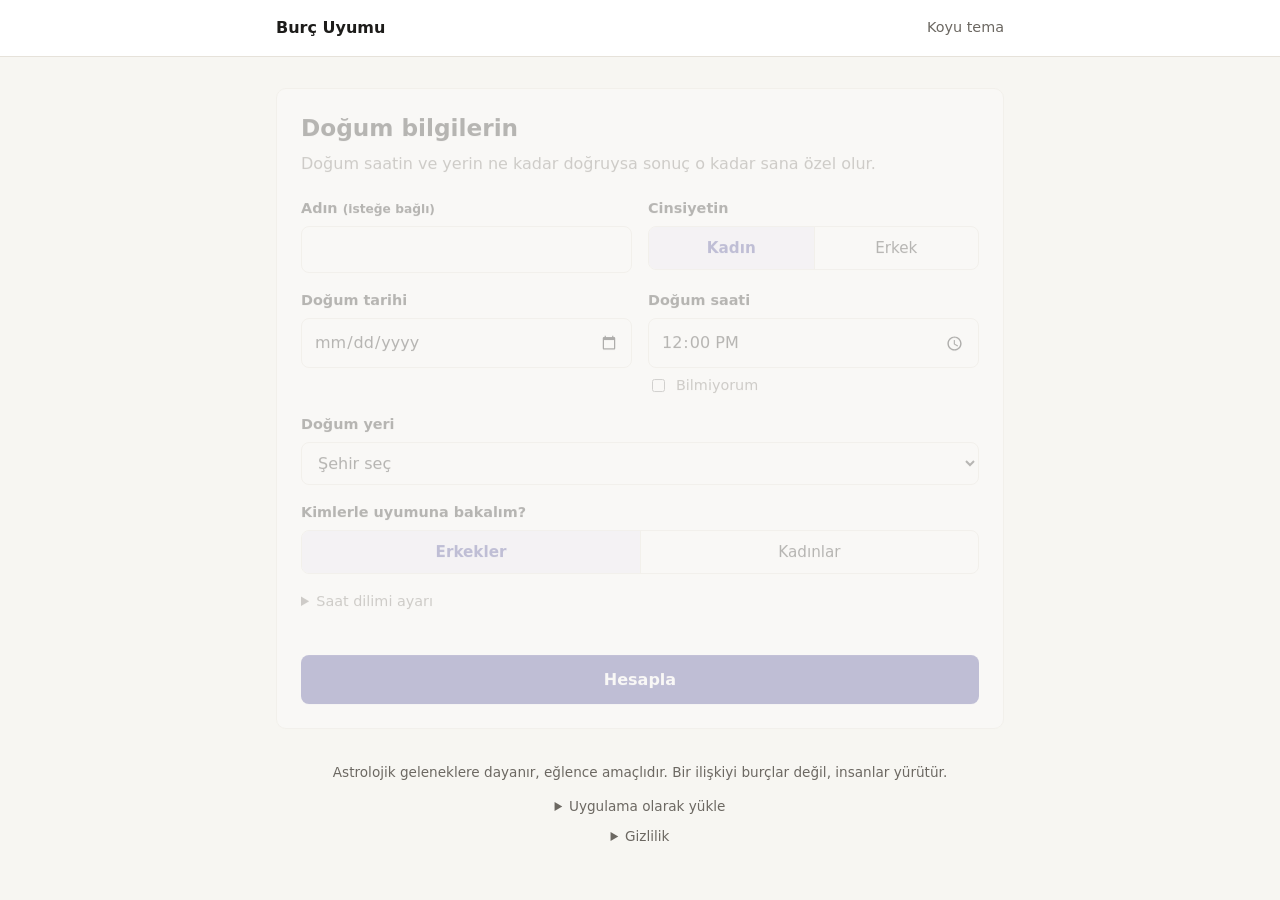
<file: index.html>
<!DOCTYPE html>
<html lang="tr">
<head>
  <meta charset="UTF-8">
  <meta name="viewport" content="width=device-width, initial-scale=1.0">
  <title>Burç Uyumu</title>
  <meta http-equiv="refresh" content="0; url=BUR%C3%87LAR/">
  <link rel="canonical" href="BUR%C3%87LAR/">
  <meta name="description" content="Doğum bilgilerine göre sana en uygun burçları sıralar ve aranızdaki uyumu açıklar.">
  <meta property="og:title" content="Burç Uyumu">
  <meta property="og:description" content="Doğum bilgilerini gir, sana en uygun burçları ve uyumunu gör.">
  <meta property="og:image" content="https://yusufaydede142.github.io/yusufaydede142/BUR%C3%87LAR/icons/og.png">
  <meta name="twitter:card" content="summary_large_image">
</head>
<body>
  <p><a href="BUR%C3%87LAR/">Burç Uyumu uygulamasını aç</a></p>
</body>
</html>
</file>
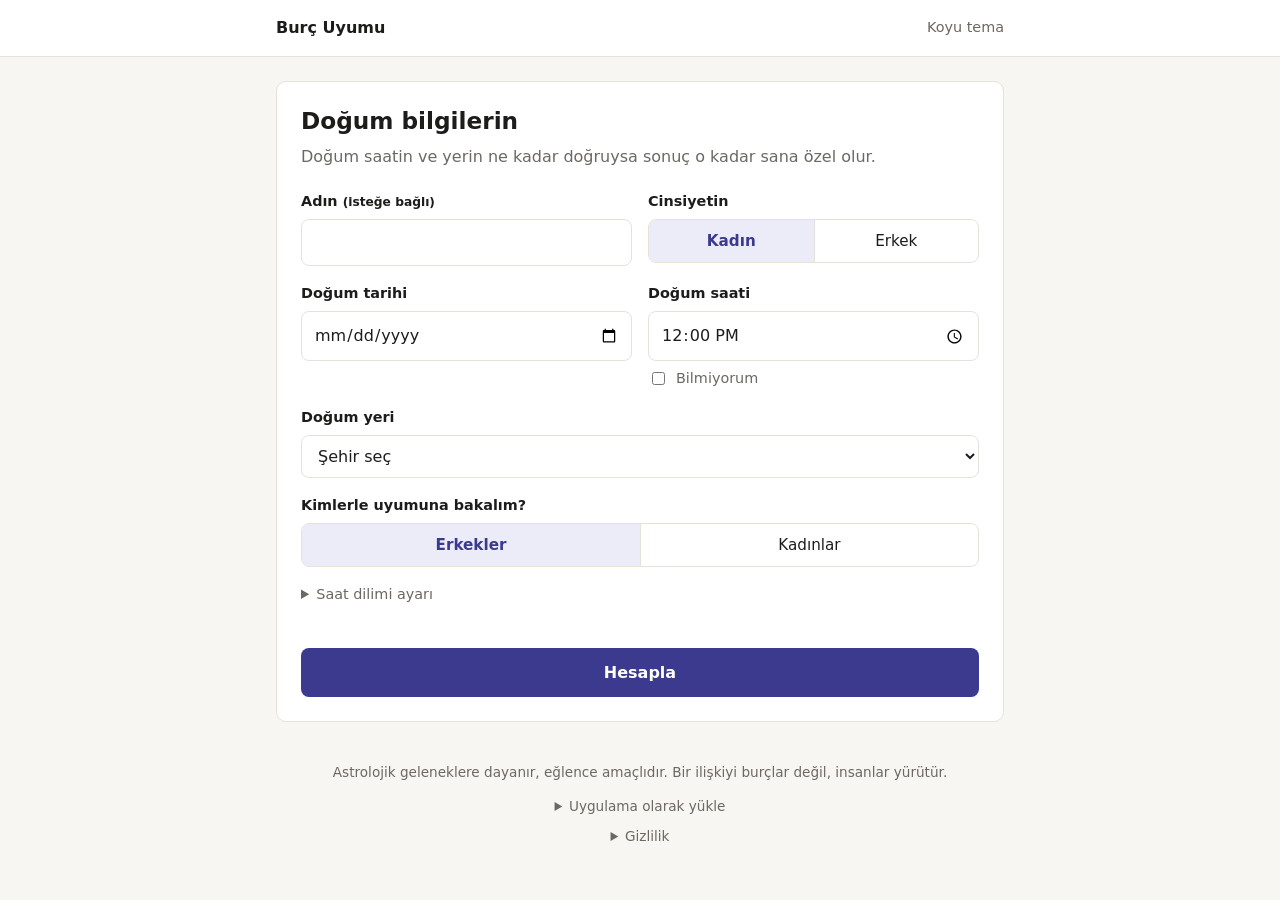
<file: BURÇLAR/index.html>
<!DOCTYPE html>
<html lang="tr">
<head>
  <meta charset="UTF-8">
  <meta name="viewport" content="width=device-width, initial-scale=1.0">
  <title>Burç Uyumu</title>
  <meta name="description" content="Doğum bilgilerine göre sana en uygun burçları sıralar ve aranızdaki uyumu açıklar.">
  <meta property="og:type" content="website">
  <meta property="og:locale" content="tr_TR">
  <meta property="og:site_name" content="Burç Uyumu">
  <meta property="og:title" content="Benimle burç uyumuna bak">
  <meta property="og:description" content="Doğum bilgilerini gir, ikimizin uyumunu hemen gör.">
  <meta property="og:image" content="https://yusufaydede142.github.io/yusufaydede142/BUR%C3%87LAR/icons/og.png">
  <meta property="og:image:width" content="1200">
  <meta property="og:image:height" content="630">
  <meta property="og:url" content="https://yusufaydede142.github.io/yusufaydede142/BUR%C3%87LAR/">
  <meta name="twitter:card" content="summary_large_image">
  <link rel="stylesheet" href="css/style.css">
  <link rel="manifest" href="manifest.webmanifest">
  <link rel="icon" href="icons/icon.svg" type="image/svg+xml">
  <link rel="apple-touch-icon" href="icons/icon-192.png">
  <meta name="theme-color" content="#3b3a8f">
  <meta name="apple-mobile-web-app-capable" content="yes">
  <meta name="apple-mobile-web-app-title" content="Burç Uyumu">
  <script>
    try { var t = localStorage.getItem('burc-uyum-tema'); if (t) document.documentElement.setAttribute('data-theme', t); } catch (e) {}
  </script>
</head>
<body>
  <header class="topbar">
    <div class="wrap topbar-inner">
      <a class="brand" href="./">Burç Uyumu</a>
      <div class="top-actions">
        <button class="link-btn hidden" type="button" id="installBtn">Yükle</button>
        <button class="link-btn" type="button" id="themeToggle">Koyu tema</button>
      </div>
    </div>
  </header>

  <main class="wrap">
    <section class="panel" id="formCard">
      <p class="note hidden" id="inviteNote"></p>
      <h1>Doğum bilgilerin</h1>
      <p class="muted">Doğum saatin ve yerin ne kadar doğruysa sonuç o kadar sana özel olur.</p>

      <form id="birthForm" novalidate>
        <div class="grid">
          <label class="field">
            <span>Adın <small>(isteğe bağlı)</small></span>
            <input type="text" id="name" maxlength="40" autocomplete="given-name">
          </label>

          <div class="field">
            <span>Cinsiyetin</span>
            <div class="segmented" role="radiogroup">
              <label><input type="radio" name="gender" value="kadin" checked><span>Kadın</span></label>
              <label><input type="radio" name="gender" value="erkek"><span>Erkek</span></label>
            </div>
          </div>

          <label class="field">
            <span>Doğum tarihi</span>
            <input type="date" id="birthDate" min="1900-01-01" required>
          </label>

          <div class="field">
            <span>Doğum saati</span>
            <input type="time" id="birthTime" value="12:00">
            <label class="check"><input type="checkbox" id="timeUnknown"> Bilmiyorum</label>
          </div>

          <label class="field full">
            <span>Doğum yeri</span>
            <select id="birthPlace" required></select>
          </label>

          <div class="field full hidden" id="customPlace">
            <div class="grid three">
              <label class="field"><span>Enlem</span><input type="number" id="customLat" step="0.01" min="-90" max="90" placeholder="41.01"></label>
              <label class="field"><span>Boylam</span><input type="number" id="customLon" step="0.01" min="-180" max="180" placeholder="28.98"></label>
              <label class="field"><span>UTC farkı</span><input type="number" id="customTz" step="0.5" min="-12" max="14" placeholder="3"></label>
            </div>
            <small class="muted">UTC farkına doğduğun tarihte yaz saati uygulanıyorsa onu da ekle. Örneğin yazın Berlin için 2, kışın 1.</small>
          </div>

          <div class="field full">
            <span>Kimlerle uyumuna bakalım?</span>
            <div class="segmented" role="radiogroup">
              <label><input type="radio" name="partner" value="erkek" checked><span>Erkekler</span></label>
              <label><input type="radio" name="partner" value="kadin"><span>Kadınlar</span></label>
            </div>
          </div>

          <details class="field full advanced">
            <summary>Saat dilimi ayarı</summary>
            <label class="field">
              <select id="manualOffset"></select>
              <small class="muted">Genelde dokunmana gerek yok. Türkiye için eski yaz/kış saati uygulaması otomatik hesaplanır.</small>
            </label>
          </details>
        </div>

        <p class="error" id="formError" role="alert"></p>
        <button type="submit" class="btn">Hesapla</button>
        <button type="button" class="btn quiet hidden cancel" id="cancelEdit">Vazgeç, sonuçlara dön</button>
      </form>
    </section>

    <section id="results" class="hidden" aria-live="polite"></section>

    <footer class="footnote">
      <p>Astrolojik geleneklere dayanır, eğlence amaçlıdır. Bir ilişkiyi burçlar değil, insanlar yürütür.</p>
      <details class="foot-more">
        <summary>Uygulama olarak yükle</summary>
        <p>Android'de Chrome menüsünden “Ana ekrana ekle”yi, iPhone'da Safari'de Paylaş düğmesinden “Ana Ekrana Ekle”yi seç. Bir kez açtıktan sonra internetsiz de çalışır.</p>
      </details>
      <details class="foot-more">
        <summary>Gizlilik</summary>
        <p>Girdiğin bilgiler hiçbir sunucuya gönderilmez; sadece bu cihazda saklanır.</p>
        <button class="btn quiet" type="button" id="wipeBtn">Bu cihazdaki bilgilerimi sil</button>
      </details>
    </footer>
  </main>

  <div class="toast" id="toast" role="status" aria-live="polite"></div>

  <script src="js/data.js"></script>
  <script src="js/cities.js"></script>
  <script src="js/astro.js"></script>
  <script src="js/compat.js"></script>
  <script src="js/horoscope.js"></script>
  <script src="js/celebs.js"></script>
  <script src="js/app.js"></script>
  <script>
    if ('serviceWorker' in navigator && location.protocol === 'https:') {
      navigator.serviceWorker.register('sw.js').catch(function () {});
    }
  </script>
</body>
</html>
</file>
<file: BURÇLAR/css/style.css>
:root {
  --bg: #f7f6f2;
  --surface: #ffffff;
  --text: #1d1c1a;
  --muted: #6c6862;
  --line: #e6e2da;
  --accent: #3b3a8f;
  --accent-soft: #ecebf8;
  --warn: #9a4a2c;
  --radius: 10px;
  color-scheme: light;
}

@media (prefers-color-scheme: dark) {
  :root:not([data-theme="light"]) {
    --bg: #131313;
    --surface: #1b1b1b;
    --text: #ecebe8;
    --muted: #9b978f;
    --line: #2d2c2a;
    --accent: #a9a6ff;
    --accent-soft: #23223a;
    --warn: #e39a7c;
    color-scheme: dark;
  }
}
:root[data-theme="dark"] {
  --bg: #131313;
  --surface: #1b1b1b;
  --text: #ecebe8;
  --muted: #9b978f;
  --line: #2d2c2a;
  --accent: #a9a6ff;
  --accent-soft: #23223a;
  --warn: #e39a7c;
  color-scheme: dark;
}

* { box-sizing: border-box; }
html { -webkit-text-size-adjust: 100%; }

body {
  margin: 0;
  background: var(--bg);
  color: var(--text);
  font: 16px/1.6 system-ui, -apple-system, "Segoe UI", Roboto, "Helvetica Neue", Arial, sans-serif;
}

.wrap { max-width: 760px; margin: 0 auto; padding: 0 16px; }
.hidden { display: none !important; }
.muted { color: var(--muted); }
small { font-size: .85em; }

h1, h2, h3 { line-height: 1.3; margin: 0 0 8px; font-weight: 650; }
h1 { font-size: 1.45rem; }
h2 { font-size: 1.25rem; }
h3 { font-size: 1rem; margin-top: 24px; }
p { margin: 0 0 12px; }

/* Üst çubuk */
.topbar { border-bottom: 1px solid var(--line); background: var(--surface); }
.topbar-inner { display: flex; align-items: center; justify-content: space-between; height: 56px; }
.brand { font-weight: 700; color: var(--text); text-decoration: none; }
.link-btn { background: none; border: 0; color: var(--muted); font: inherit; font-size: .9rem; cursor: pointer; padding: 8px 0; }
.link-btn:hover { color: var(--text); }

.panel {
  background: var(--surface); border: 1px solid var(--line); border-radius: var(--radius);
  padding: 24px; margin: 24px 0;
}

/* Form */
.grid { display: grid; grid-template-columns: repeat(2, minmax(0, 1fr)); gap: 16px; margin-top: 20px; }
.grid.three { grid-template-columns: repeat(3, minmax(0, 1fr)); margin-top: 0; }
.full { grid-column: 1 / -1; }
.field { display: flex; flex-direction: column; gap: 6px; }
.field > span { font-size: .9rem; font-weight: 600; }
input[type="text"], input[type="date"], input[type="time"], input[type="number"], input[type="search"], select {
  width: 100%; padding: 10px 12px; border: 1px solid var(--line); border-radius: 8px;
  background: var(--surface); color: var(--text); font: inherit;
}
input:focus-visible, select:focus-visible, button:focus-visible, summary:focus-visible { outline: 2px solid var(--accent); outline-offset: 2px; }
input:disabled { opacity: .5; }
.check { display: flex; align-items: center; gap: 8px; font-size: .9rem; color: var(--muted); cursor: pointer; }

.segmented { display: flex; border: 1px solid var(--line); border-radius: 8px; overflow: hidden; }
.segmented label { flex: 1; cursor: pointer; }
.segmented input { position: absolute; opacity: 0; pointer-events: none; }
.segmented span { display: block; text-align: center; padding: 9px 10px; font-size: .95rem; }
.segmented label + label span { border-left: 1px solid var(--line); }
.segmented input:checked + span { background: var(--accent-soft); color: var(--accent); font-weight: 600; }
.segmented input:focus-visible + span { outline: 2px solid var(--accent); outline-offset: -2px; }

.advanced summary { cursor: pointer; color: var(--muted); font-size: .9rem; }
.advanced[open] summary { margin-bottom: 8px; }

.btn {
  display: inline-block; border: 0; border-radius: 8px; padding: 12px 20px; cursor: pointer;
  background: var(--accent); color: var(--surface); font: inherit; font-weight: 600;
}
.btn:hover { opacity: .9; }
form .btn { width: 100%; margin-top: 8px; }
.btn.quiet { background: none; color: var(--accent); border: 1px solid var(--line); padding: 8px 14px; font-size: .9rem; }
.error { color: var(--warn); min-height: 1.4em; margin: 12px 0 0; font-size: .95rem; }

/* Sonuç başlığı */
.summary { margin: 32px 0 8px; }
.summary h1 { font-size: 1.6rem; margin-bottom: 4px; }
.summary .glyph { color: var(--accent); margin-right: 6px; }
.note { border-left: 3px solid var(--accent); padding: 4px 0 4px 12px; margin: 12px 0; font-size: .92rem; color: var(--muted); }

/* Sekmeler */
.tabs { display: flex; gap: 4px; border-bottom: 1px solid var(--line); margin: 24px 0 0; overflow-x: auto; scrollbar-width: none; }
.tabs::-webkit-scrollbar { display: none; }
.tab {
  background: none; border: 0; border-bottom: 2px solid transparent; padding: 10px 12px; margin-bottom: -1px;
  font: inherit; font-size: .95rem; color: var(--muted); cursor: pointer; white-space: nowrap;
}
.tab[aria-selected="true"] { color: var(--text); border-bottom-color: var(--accent); font-weight: 600; }
.tab-panel { padding-top: 8px; }
.tab-panel > .panel:first-child { margin-top: 16px; }
.inline-seg { max-width: 320px; margin: 16px 0; }

/* Liste */
.list { border: 1px solid var(--line); border-radius: var(--radius); background: var(--surface); overflow: hidden; }
.row { border-top: 1px solid var(--line); }
.row:first-child { border-top: 0; }
.row > summary, .row-line {
  display: grid; grid-template-columns: 28px 1fr auto; gap: 12px; align-items: center; padding: 14px 16px;
}
.row > summary { list-style: none; cursor: pointer; }
.row-line { border-top: 1px solid var(--line); }
.row-line:first-child { border-top: 0; }
.row > summary::-webkit-details-marker { display: none; }
.row > summary:hover { background: var(--accent-soft); }
.row-glyph { font-size: 1.3rem; color: var(--accent); text-align: center; }
.row-title { font-weight: 600; }
.row-sub { display: block; font-size: .85rem; color: var(--muted); }
.row-score { text-align: right; white-space: nowrap; font-size: .9rem; color: var(--muted); }
.row[open] > summary { background: var(--accent-soft); }
.row .detail { padding: 4px 16px 20px; }

/* Çubuklar */
.meters { display: grid; grid-template-columns: repeat(2, minmax(0, 1fr)); gap: 10px 24px; margin: 12px 0; }
.meter { font-size: .9rem; }
.meter-head { display: flex; justify-content: space-between; }
.meter-head b { font-weight: 600; }
.track { height: 6px; background: var(--line); border-radius: 3px; overflow: hidden; margin-top: 4px; }
.track > i { display: block; height: 100%; background: var(--accent); }

/* Metin listeleri */
.plain { list-style: none; padding: 0; margin: 0; }
.plain li { padding: 8px 0; border-top: 1px solid var(--line); }
.plain li:first-child { border-top: 0; }
.pm li { padding-left: 20px; position: relative; }
.pm li::before { position: absolute; left: 0; font-weight: 700; }
.pm .plus::before { content: "+"; color: var(--muted); }
.pm .minus::before { content: "–"; color: var(--muted); }
.two { display: grid; grid-template-columns: 1fr 1fr; gap: 24px; }
.tags { color: var(--muted); font-size: .9rem; }

/* Harita tablosu */
.table { width: 100%; border-collapse: collapse; font-size: .95rem; }
.table th, .table td { text-align: left; padding: 10px 8px; border-top: 1px solid var(--line); vertical-align: top; }
.table th { font-weight: 600; white-space: nowrap; }
.table thead th { border-top: 0; color: var(--muted); font-weight: 500; font-size: .85rem; }
.table td small { display: block; color: var(--muted); }

.share { display: flex; gap: 8px; flex-wrap: wrap; align-items: center; margin-top: 20px; }

.big-score { font-size: 2.2rem; font-weight: 700; color: var(--accent); line-height: 1; }
.pair-head { display: flex; align-items: center; justify-content: space-between; gap: 16px; margin-bottom: 12px; }
.pair-score { text-align: right; }

.small-note { color: var(--muted); font-size: .88rem; margin-top: 12px; }
.day-words { margin-top: 16px; }
.tags { margin-top: 16px; }
.plain li .row-sub { display: inline; margin-left: 8px; }
.empty { color: var(--muted); padding: 16px; margin: 0; }

/* Katlanır alanlar */
.more { margin-top: 20px; border-top: 1px solid var(--line); padding-top: 12px; }
.more > summary { cursor: pointer; font-weight: 600; padding: 4px 0; }
.more[open] > summary { margin-bottom: 12px; }
.celeb-search { margin-bottom: 12px; }
#celebMore { margin-top: 12px; }

.footnote { color: var(--muted); font-size: .85rem; text-align: center; margin: 40px 0; }

@media (max-width: 640px) {
  .panel { padding: 18px; }
  .grid, .two, .meters { grid-template-columns: 1fr; }
  .grid.three { grid-template-columns: 1fr 1fr; }
  .row > summary, .row-line { grid-template-columns: 24px 1fr auto; gap: 10px; padding: 12px; }
  .row .detail { padding: 4px 12px 16px; }
  .table { font-size: .88rem; }
}

@media print {
  .topbar, #formCard, .tabs, .share, .inline-seg, .celeb-search, #celebMore { display: none !important; }
  .tab-panel { display: block !important; }
  body { background: #fff; }
}

/* Doğum haritası çizimi */
.wheel { margin: 8px auto 16px; max-width: 360px; }
.wheel svg { width: 100%; height: auto; display: block; color: var(--text); }
.w-line { fill: none; stroke: var(--line); stroke-width: 1; }
.w-sign { fill: var(--muted); font-size: 15px; text-anchor: middle; dominant-baseline: central; }
.w-planet { fill: var(--accent); font-size: 18px; text-anchor: middle; dominant-baseline: central; }
.w-tick { stroke: var(--accent); stroke-width: 1.5; }
.w-axis { stroke: var(--text); stroke-width: 1.2; }
.w-label { fill: var(--text); font-size: 11px; font-weight: 600; }
.w-asp { stroke: var(--accent); stroke-width: 1; opacity: .55; }
.w-asp.hard { stroke: var(--muted); stroke-dasharray: 4 3; }
.wheel figcaption { text-align: center; }

/* Davet ve çevre */
.invite .share { margin-top: 4px; }
.invite .btn { padding: 9px 14px; font-size: .92rem; }
h3.or { margin-top: 28px; padding-top: 20px; border-top: 1px solid var(--line); }
button.row-btn { width: 100%; background: none; border: 0; border-top: 1px solid var(--line); font: inherit; color: inherit; text-align: left; cursor: pointer; }
button.row-btn:first-child { border-top: 0; }
button.row-btn:hover { background: var(--accent-soft); }
.circle-toggle { display: block; margin-left: auto; color: var(--accent); }
.streak { margin: 0 0 8px; }
#inviteNote:not(.hidden) { margin: 0 0 16px; color: var(--text); }

.table th, .table td { overflow-wrap: anywhere; }
.more .table { table-layout: fixed; }
.table thead th { white-space: normal; }

/* ---------- Üst çubuk ---------- */
.top-actions { display: flex; gap: 16px; }
.topbar { position: sticky; top: 0; z-index: 20; }

/* ---------- Bugün kısayolu ---------- */
.today {
  display: flex; align-items: center; gap: 10px; width: 100%; margin: 12px 0 12px; padding: 12px 14px;
  background: var(--accent-soft); border: 0; border-radius: var(--radius); color: var(--text); font: inherit; text-align: left; cursor: pointer;
}
.today-label { font-size: .8rem; font-weight: 700; color: var(--accent); text-transform: uppercase; letter-spacing: .04em; }
.today-go { margin-left: auto; color: var(--accent); font-size: 1.3rem; line-height: 1; }

/* ---------- Sekme simgeleri (yalnız telefonda görünür) ---------- */
.tab-ico { display: none; }

/* ---------- Bildirim ---------- */
.toast {
  position: fixed; left: 50%; bottom: 24px; z-index: 50; max-width: calc(100% - 32px);
  transform: translate(-50%, 20px); opacity: 0; pointer-events: none;
  background: var(--text); color: var(--bg); padding: 10px 16px; border-radius: 8px; font-size: .92rem;
  transition: opacity .2s, transform .25s;
}
.toast.show { opacity: 1; transform: translate(-50%, 0); }

/* ---------- Alt bilgi ---------- */
.footnote p { margin: 0 0 12px; }
.foot-more { margin: 8px auto 0; max-width: 520px; text-align: left; }
.foot-more summary { cursor: pointer; text-align: center; }
.foot-more[open] summary { margin-bottom: 8px; }
.foot-more .btn { display: block; margin: 0 auto; }

/* ---------- Geçişler ve animasyonlar ---------- */
body, .panel, .topbar, .list, input, select, .segmented span { transition: background-color .25s, color .25s, border-color .25s; }
.btn, .tab, .row > summary, button.row-btn { transition: background-color .15s, color .15s, opacity .15s, transform .1s; }
.btn:active, .today:active, button.row-btn:active { transform: scale(.98); }

@keyframes fadeUp { from { opacity: 0; transform: translateY(10px); } to { opacity: 1; transform: none; } }
@keyframes fadeIn { from { opacity: 0; } to { opacity: 1; } }
@keyframes slideFromRight { from { opacity: 0; transform: translateX(24px); } to { opacity: 1; transform: none; } }
@keyframes slideFromLeft { from { opacity: 0; transform: translateX(-24px); } to { opacity: 1; transform: none; } }
@keyframes pop { from { opacity: 0; transform: scale(.97); } to { opacity: 1; transform: none; } }
@keyframes draw { from { stroke-dashoffset: var(--len, 1000); } to { stroke-dashoffset: 0; } }

#results.reveal .summary { animation: fadeUp .4s ease-out both; }
#formCard:not(.hidden) { animation: fadeUp .35s ease-out both; }
.tab-panel.enter-right { animation: slideFromRight .28s ease-out both; }
.tab-panel.enter-left { animation: slideFromLeft .28s ease-out both; }
.stagger > * { animation: fadeUp .3s ease-out both; animation-delay: calc(var(--i, 0) * 25ms); }
.row[open] > .detail, .more[open] > :not(summary), .foot-more[open] > :not(summary) { animation: fadeUp .25s ease-out both; }
#horoContent.fade, #synResult .pop { animation: pop .3s ease-out both; }
.wheel .draw .w-line { stroke-dasharray: 1000; animation: draw .8s ease-out both; }
.wheel .draw text, .wheel .draw .w-asp, .wheel .draw .w-tick, .wheel .draw .w-axis { animation: fadeIn .4s .3s ease-out both; }

/* ---------- Telefonda alt sekme çubuğu ---------- */
@media (max-width: 640px) {
  .tabs {
    position: fixed; left: 0; right: 0; bottom: 0; z-index: 30; margin: 0; gap: 0;
    background: var(--surface); border-top: 1px solid var(--line); border-bottom: 0;
    padding: 4px 4px calc(4px + env(safe-area-inset-bottom)); overflow: visible;
  }
  .tab {
    flex: 1; display: flex; flex-direction: column; align-items: center; gap: 2px;
    border-bottom: 0; margin: 0; padding: 6px 2px; font-size: .72rem;
  }
  .tab-ico { display: block; line-height: 0; }
  .tab[aria-selected="true"] { color: var(--accent); }
  body:has(#results:not(.hidden)) { padding-bottom: 76px; }
  .toast { bottom: 88px; }
  .topbar { position: static; }
  html { scroll-padding-bottom: 96px; }
}

@media (prefers-reduced-motion: reduce) {
  *, *::before, *::after { animation: none !important; transition: none !important; }
}

/* Masaüstünde sekme odak çerçevesi kırpılmasın */
.tab:focus-visible { outline-offset: -3px; border-radius: 6px; }
.small-note.center { text-align: center; margin-top: 0; }
form .btn.cancel { margin-top: 10px; }
</file>
